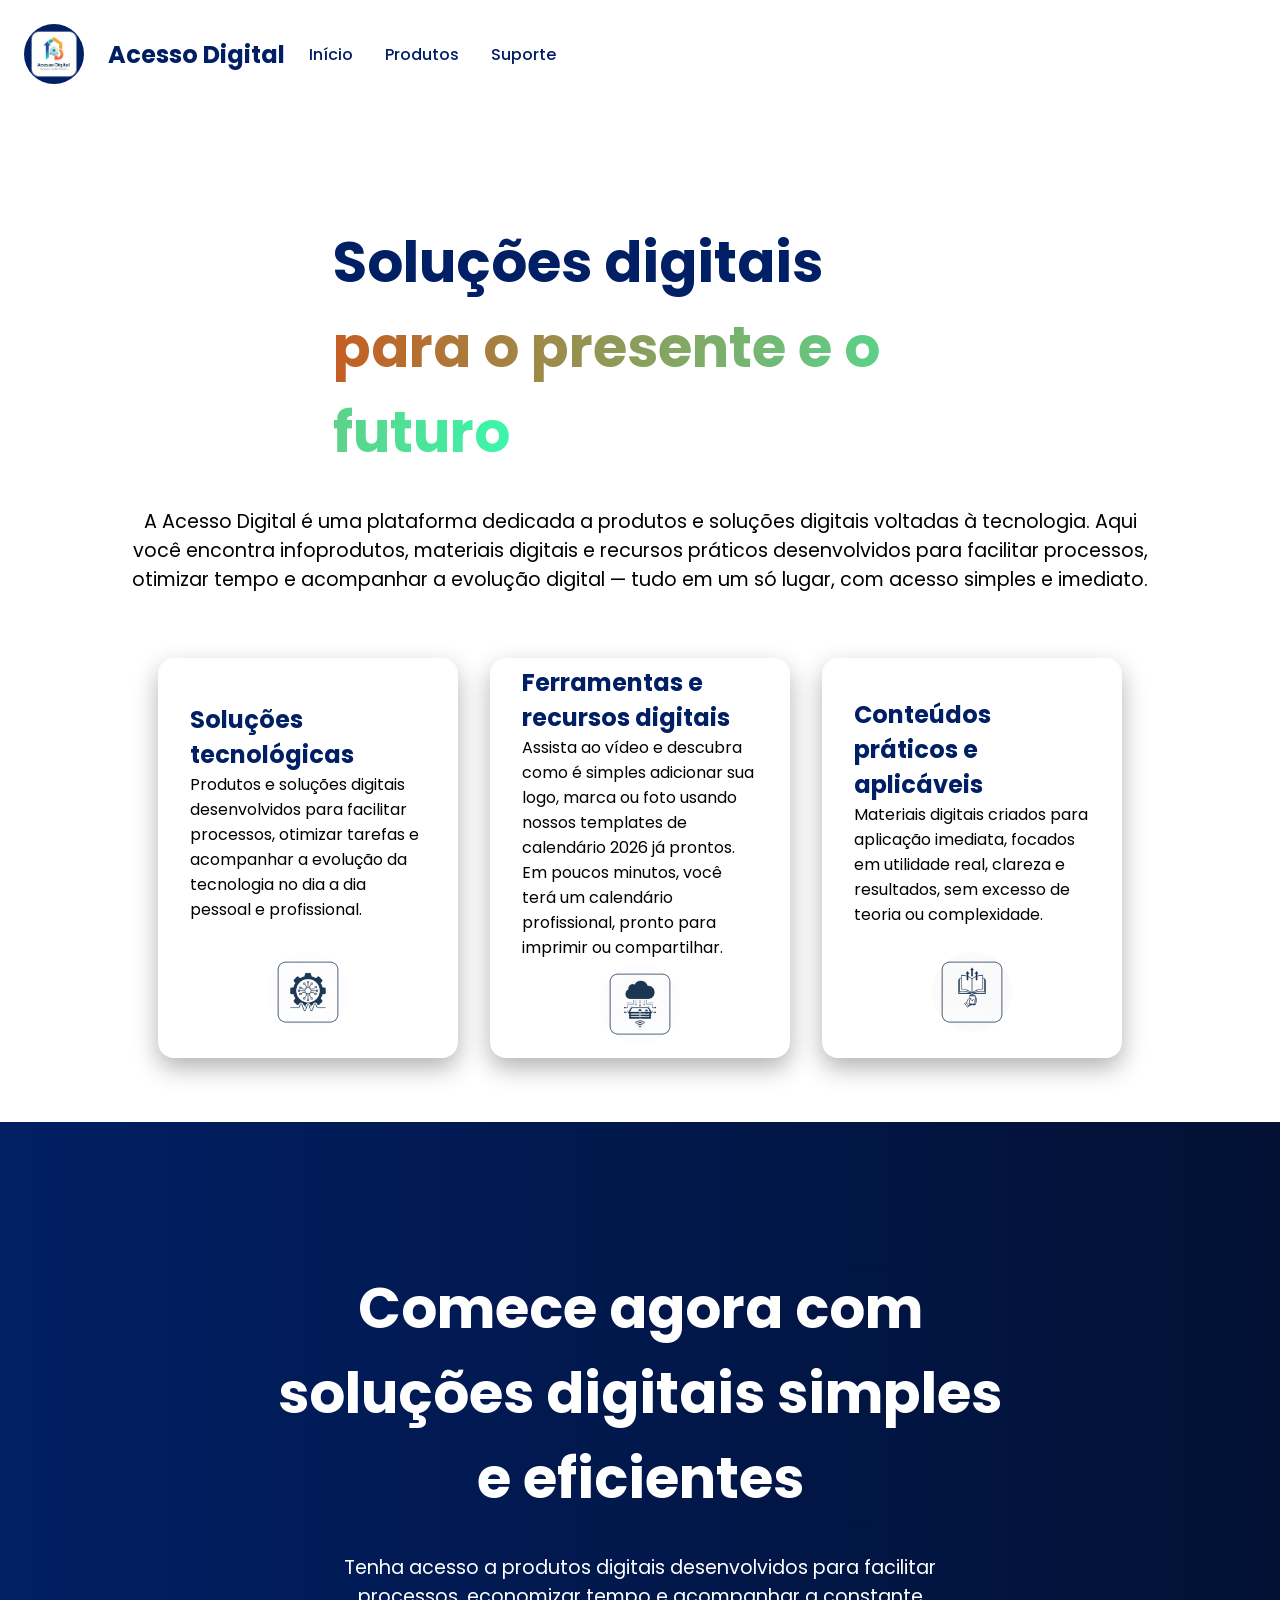
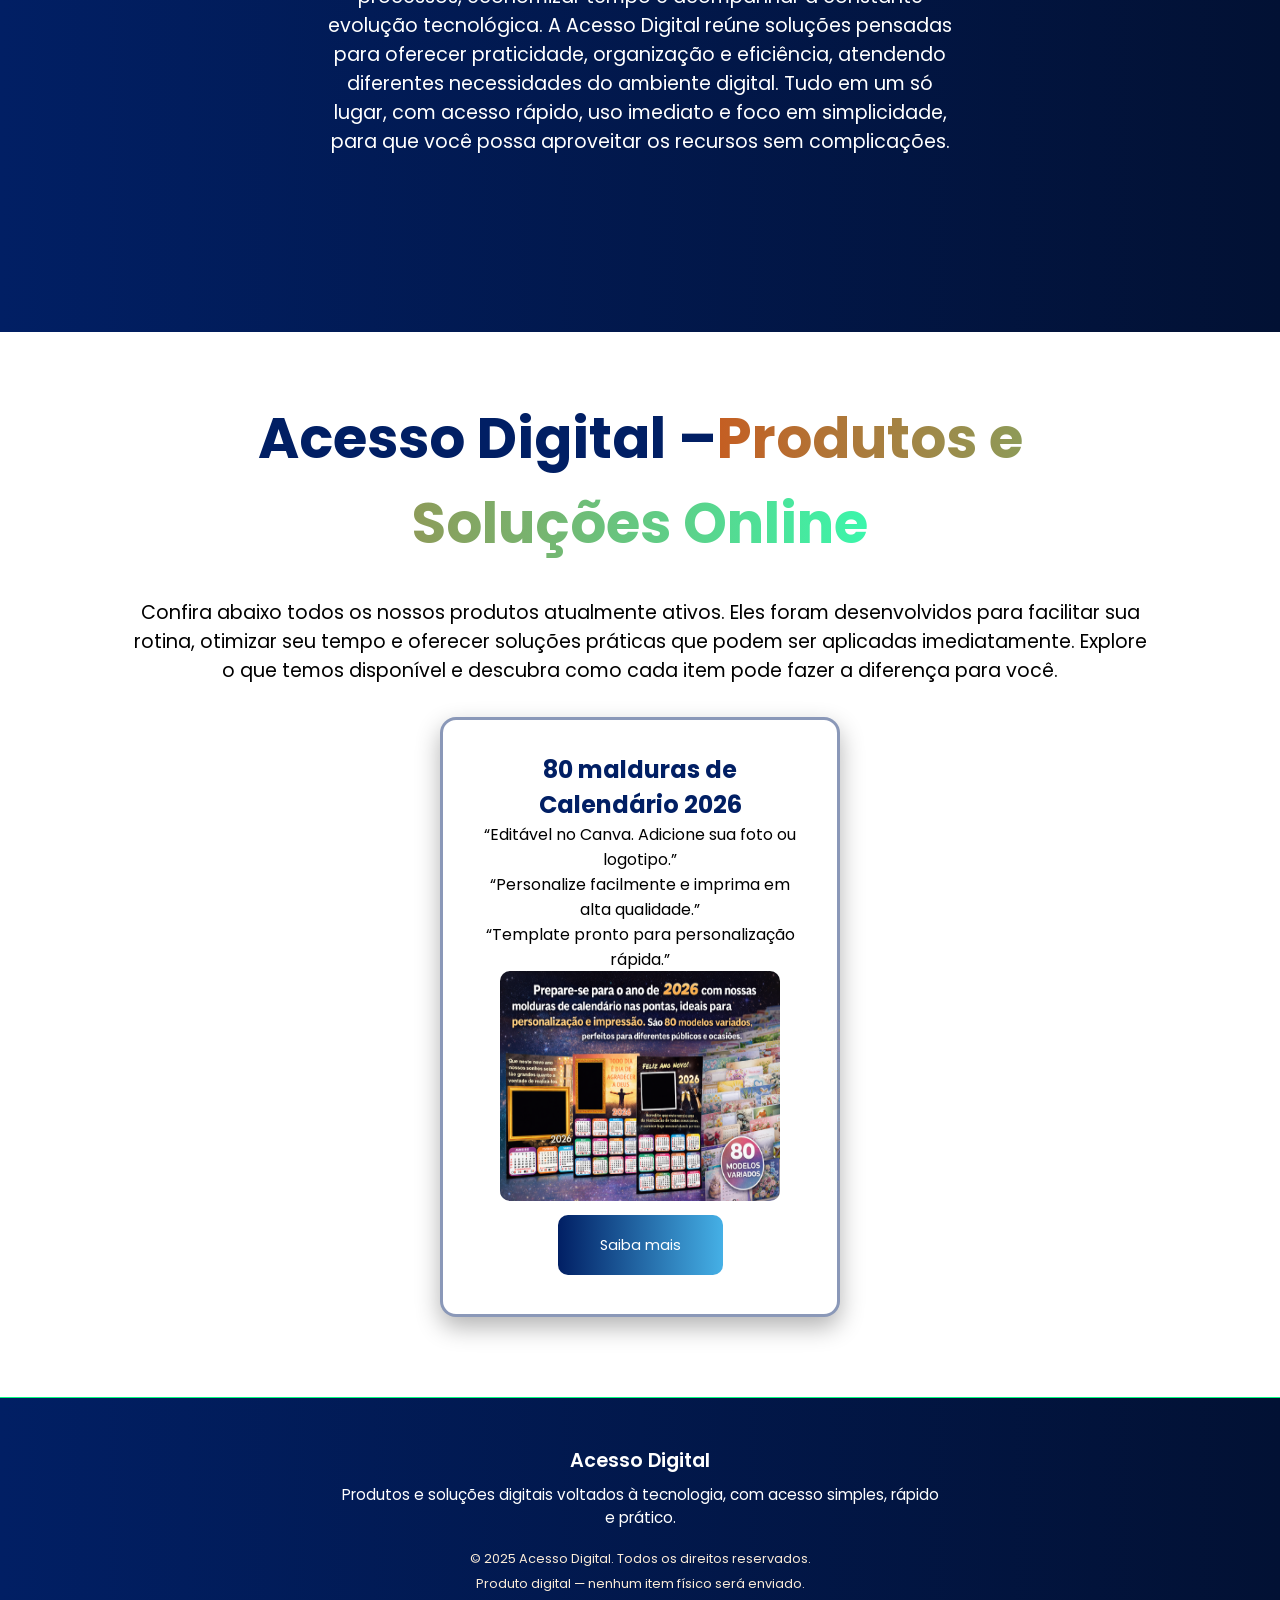
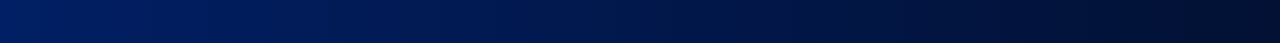
<file: index.html>
<!DOCTYPE html>
<html lang="pt-br">

<head>
    <meta charset="UTF-8">
    <meta name="viewport" content="width=device-width, initial-scale=1.0">

    <link rel="preconnect" href="https://fonts.googleapis.com">
    <link rel="preconnect" href="https://fonts.gstatic.com" crossorigin>
    <link href="https://fonts.googleapis.com/css2?family=Poppins:wght@300;400;500;600;700&display=swap" rel="stylesheet">

     <!-- Favicon -->
    <link rel="icon" href="./assets/imgs/favicon.png" type="image/x-icon">

    <link rel="stylesheet" href="./assets/css/styles.css">

    <title>Acesso Digital</title>
</head>


<body>
    <header>
        <div class="logo-container">
            <img src="./assets/imgs/logo.png" alt="" srcset="">
            <h1 class="title-logo">Acesso Digital</h1>
            <button class="menu-toggle" aria-label="Abrir menu">
                ☰
            </button>
            <nav class="navbar-links">
                <a href="/">Início</a>
                <a href="#produtos">Produtos</a>
                <a href="./suporte.html">Suporte</a>
            </nav>
        </div>
    </header>
    <main>
        <div class="section-1">
            <h1 class="title-section-1">Soluções digitais <span>para o presente e o futuro</span></h1>
            <p>A Acesso Digital é uma plataforma dedicada a produtos e soluções digitais voltadas à tecnologia. Aqui
                você encontra infoprodutos, materiais digitais e recursos práticos desenvolvidos para facilitar
                processos, otimizar tempo e acompanhar a evolução digital — tudo em um só lugar, com acesso simples e
                imediato.</p>
        </div>
        <div class="section-2">
            <div class="card">
                <div class="card-main">
                    <h3>Soluções tecnológicas</h3>
                    <p>Produtos e soluções digitais desenvolvidos para facilitar processos, otimizar tarefas e
                        acompanhar a
                        evolução da tecnologia no dia a dia pessoal e profissional.</p>
                </div>
                <div class="card-footer">
                    <img src="./assets/imgs/icone-1.png" alt="" srcset="">
                </div>
            </div>
            <div class="card">
                <div class="card-main">
                    <h3>Ferramentas e recursos digitais</h3>
                    <p>Assista ao vídeo e descubra como é simples adicionar sua logo, marca ou foto usando nossos
                        templates de calendário 2026 já prontos. Em poucos minutos, você terá um
                        calendário profissional, pronto para imprimir ou compartilhar.
                    </p>
                </div>
                <div class="card-footer">
                    <img src="./assets/imgs/icone-2.png" alt="" srcset="">
                </div>
            </div>
            <div class="card">
                <div class="card-main">
                    <h3>Conteúdos práticos e aplicáveis</h3>
                    <p>Materiais digitais criados para aplicação imediata, focados em utilidade real, clareza e
                        resultados,
                        sem excesso de teoria ou complexidade.</p>
                </div>
                <div class="card-footer">
                    <img src="./assets/imgs/icone-3.png" alt="" srcset="">
                </div>
            </div>
        </div>
        <div class="section-3">
            <h1 class="title-section-3">Comece agora com soluções digitais simples e eficientes</h1>
            <p>Tenha acesso a produtos digitais desenvolvidos para facilitar processos, economizar tempo e acompanhar a
                constante evolução tecnológica. A Acesso Digital reúne soluções pensadas para oferecer praticidade,
                organização e eficiência, atendendo diferentes necessidades do ambiente digital. Tudo em um só lugar,
                com acesso rápido, uso imediato e foco em simplicidade, para que você possa aproveitar os recursos sem
                complicações.</p>
        </div>
        <div class="section-1" id="produtos">
            <h1 class="title-section-4">Acesso Digital –<span>Produtos e Soluções Online</span></h1>
            <p>Confira abaixo todos os nossos produtos atualmente ativos. Eles foram desenvolvidos para facilitar sua
                rotina, otimizar seu tempo e oferecer soluções práticas que podem ser aplicadas imediatamente. Explore o
                que temos disponível e descubra como cada item pode fazer a diferença para você.</p>
            <div class="section-2">
                <div class="card-2">
                    <div class="card-2-main">
                        <h3>80 malduras de Calendário 2026</h3>
                        <p>“Editável no Canva. Adicione sua foto ou logotipo.”</p>
                        <p>“Personalize facilmente e imprima em alta qualidade.”</p>
                        <p>“Template pronto para personalização rápida.”</p>
                    </div>
                    <div class="card-2-footer">
                        <img src="./assets/imgs/produto-1.png" alt="" srcset="">
                        <a href="./calendarios-molduras.html" class="btn-acessar">Saiba mais</a>
                    </div>
                </div>
            </div>
    </main>
    <footer class="footer">
        <div class="footer-content">
            <h3>Acesso Digital</h3>
            <p>
                Produtos e soluções digitais voltados à tecnologia, com acesso simples,
                rápido e prático.
            </p>
            <span>
                © 2025 Acesso Digital. Todos os direitos reservados.<br>
                Produto digital — nenhum item físico será enviado.
            </span>
        </div>
    </footer>

</body>
<script src="./assets/js/script.js"></script>

</html>
</file>
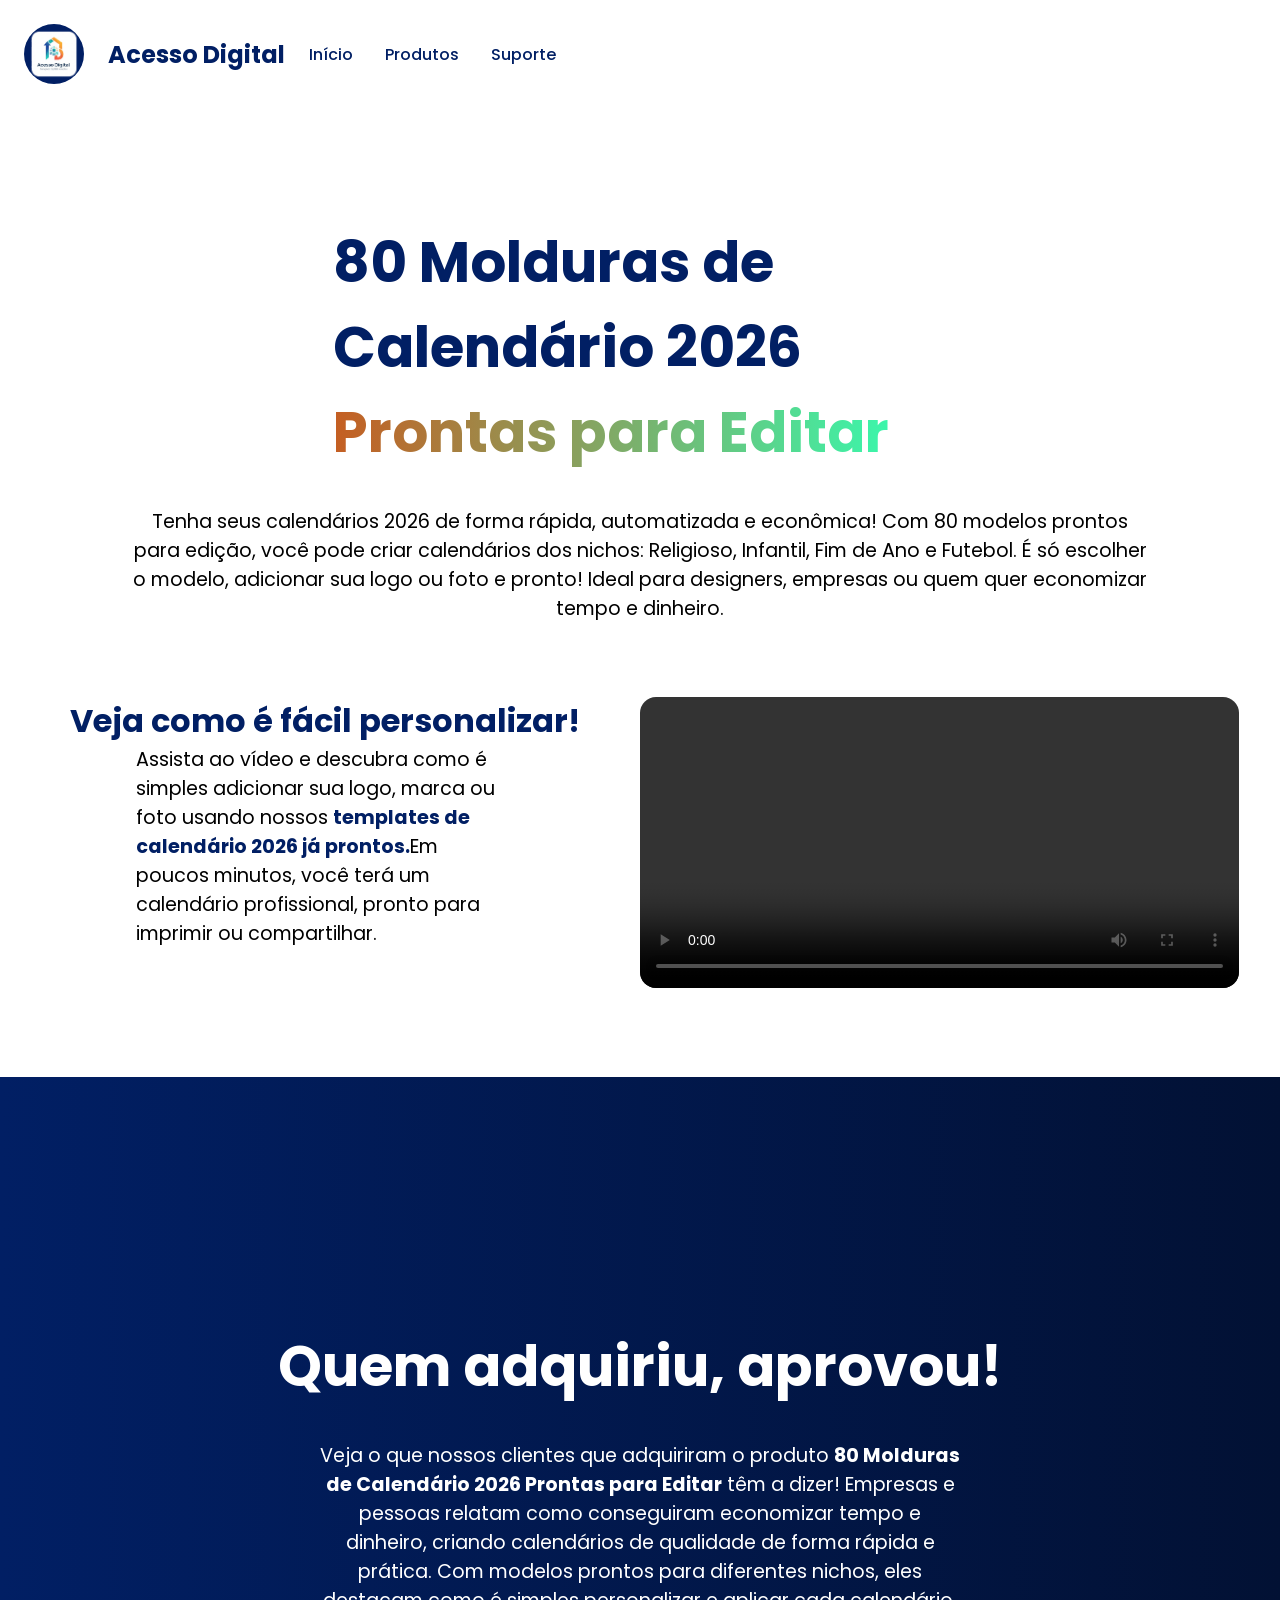
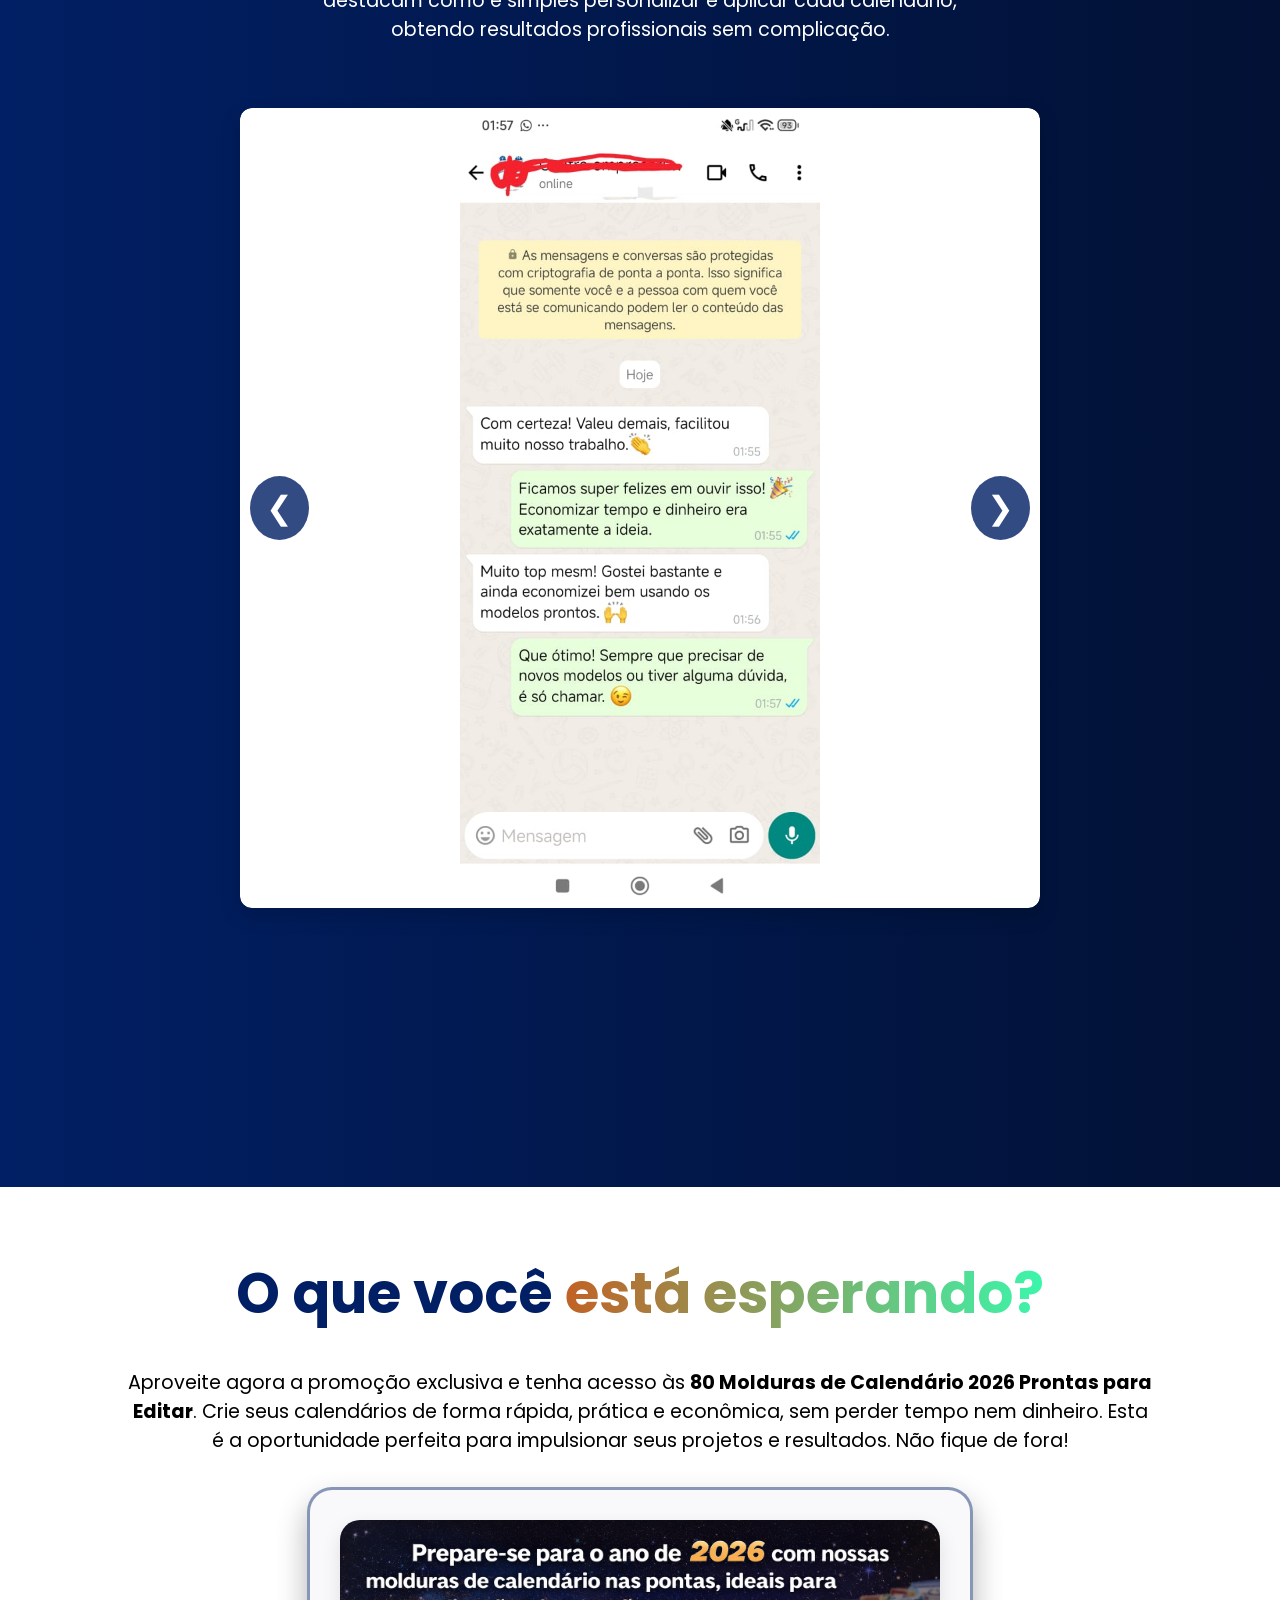
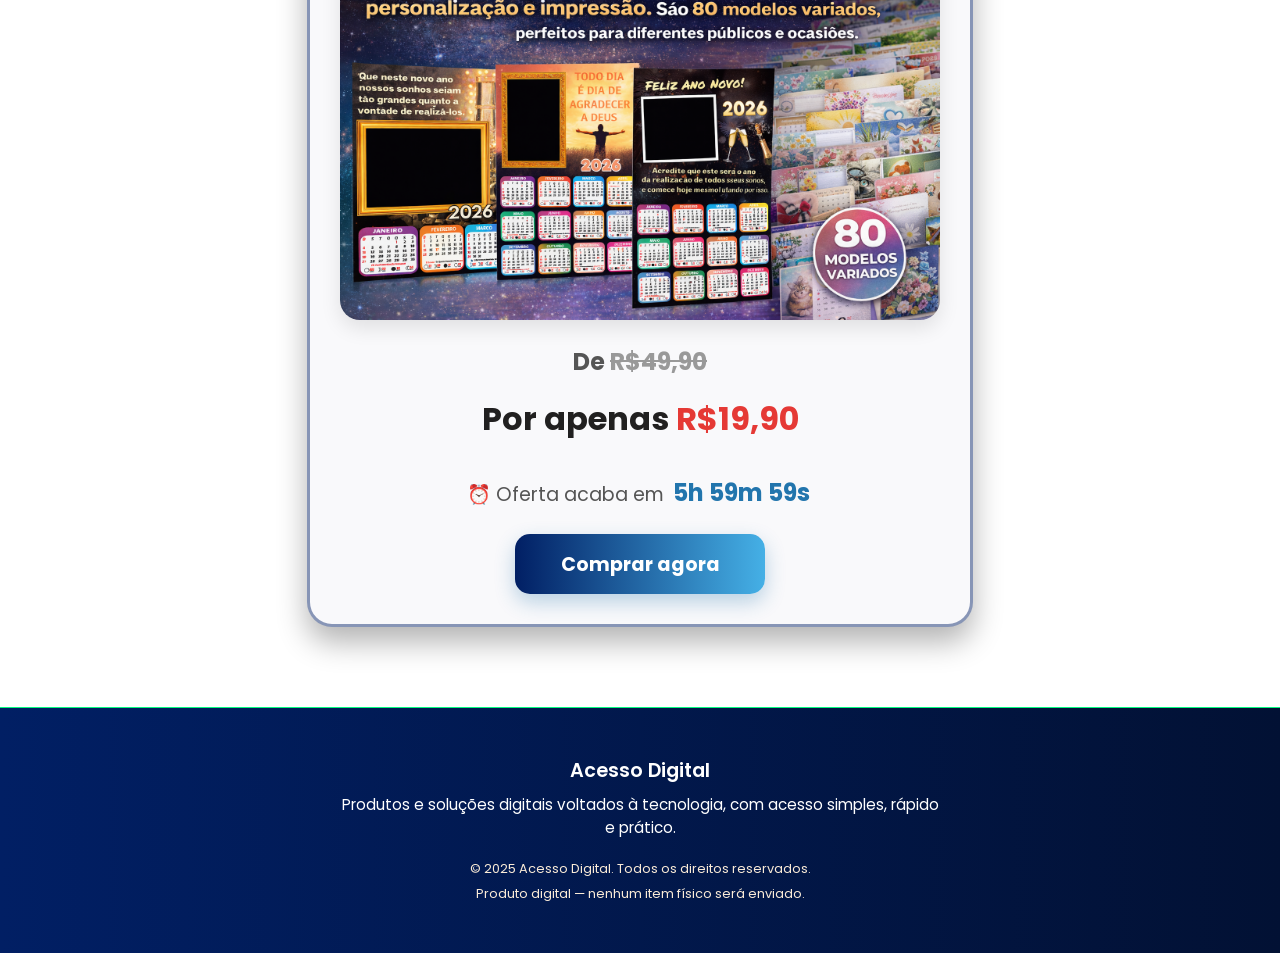
<file: calendarios-molduras.html>
<!DOCTYPE html>
<html lang="pt-br">

<head>
    <meta charset="UTF-8">
    <meta name="viewport" content="width=device-width, initial-scale=1.0">

    <link rel="preconnect" href="https://fonts.googleapis.com">
    <link rel="preconnect" href="https://fonts.gstatic.com" crossorigin>
    <link href="https://fonts.googleapis.com/css2?family=Poppins:wght@300;400;500;600;700&display=swap"
        rel="stylesheet">
    <!-- Favicon -->
    <link rel="icon" href="./assets/imgs/favicon.png" type="image/x-icon">

    <link rel="stylesheet" href="./assets/css/styles.css">
    <link rel="stylesheet" href="./assets/css/produtos.css">
    <title>Acesso Digital-Calendários 2026</title>
</head>

<body>
    <header>
        <div class="logo-container">
            <img src="./assets/imgs/logo.png" alt="" srcset="">
            <h1 class="title-logo">Acesso Digital</h1>
            <button class="menu-toggle" aria-label="Abrir menu">
                ☰
            </button>
            <nav class="navbar-links">
                <a href="./index.html">Início</a>
                <a href="./index.html#produtos">Produtos</a>
                <a href="./suporte.html">Suporte</a>
            </nav>
        </div>
    </header>
    <main>
        <div class="section-1">
            <h1 class="title-section-1">80 Molduras de Calendário 2026<span> Prontas para Editar</span></h1>
            <p>Tenha seus calendários 2026 de forma rápida, automatizada e econômica!
                Com 80 modelos prontos para edição, você pode criar calendários dos nichos: Religioso, Infantil, Fim de
                Ano e Futebol. É só escolher o modelo, adicionar sua logo ou foto e pronto! Ideal para designers,
                empresas ou quem quer economizar tempo e dinheiro.</p>
        </div>
        <div class="produto-video-container">
            <div class="video-text-section">
                <h3 class="title-video">Veja como é fácil personalizar!</h3>
                <p>Assista ao vídeo e descubra como é simples adicionar sua logo, marca ou foto usando nossos
                    <span>templates de calendário 2026 já prontos.</span>Em poucos minutos, você terá um
                    calendário profissional, pronto para imprimir ou compartilhar.
                </p>

            </div>
            <div class="video-section">
                <video id="meuVideo" controls poster="" preload="metadata">
                    <source src="./assets/imgs/propaganda video.mp4" type="video/mp4">
                    Seu navegador não suporta vídeo.
                </video>
            </div>
        </div>
        <div class="section-4">
            <h1 class="title-section-4">Quem adquiriu, aprovou!</h1>
            <p>
                Veja o que nossos clientes que adquiriram o produto <strong>80 Molduras de Calendário 2026 Prontas para
                    Editar</strong> têm a dizer!
                Empresas e pessoas relatam como conseguiram economizar tempo e dinheiro, criando calendários de
                qualidade de forma rápida e prática.
                Com modelos prontos para diferentes nichos, eles destacam como é simples personalizar e aplicar cada
                calendário, obtendo resultados profissionais sem complicação.
            </p>
            <div class="carrocel">
                <div class="carousel-slides">
                    <img src="./assets/imgs/img-1.jpeg" alt="Produto 1" class="active">
                    <img src="./assets/imgs/img-2.jpeg" alt="Produto 2">
                    <img src="./assets/imgs/img-3.jpeg" alt="Produto 3">
                </div>
                <button class="prev">&#10094;</button>
                <button class="next">&#10095;</button>
            </div>
        </div>
        <div class="section-1">
            <h1 class="title-section-5">O que você<span> está esperando?</span></h1>
            <p> Aproveite agora a promoção exclusiva e tenha acesso às <strong>80 Molduras de Calendário 2026 Prontas
                    para Editar</strong>.
                Crie seus calendários de forma rápida, prática e econômica, sem perder tempo nem dinheiro. Esta é a
                oportunidade perfeita
                para impulsionar seus projetos e resultados. Não fique de fora!</p>
            <div class="produto-final">
                <img src="./assets/imgs/produto-1.png" alt="">
                <div class="card-price">
                    <h3 class="preco_ancora">De <span class="cortado">R$49,90</span></h3>
                    <h2 class="preco_final">Por apenas <span class="final">R$19,90</span></h2>
                    <p class="timer_text">⏰ Oferta acaba em <span id="countdown1-mobile"></span></p>
                    <button class="btn_comprar"
                        onclick="window.open('https://pay.kiwify.com.br/m4BMGVF', '_blank')">Comprar agora</button>
                </div>
            </div>
        </div>
    </main>
    <footer class="footer">
        <div class="footer-content">
            <h3>Acesso Digital</h3>
            <p>
                Produtos e soluções digitais voltados à tecnologia, com acesso simples,
                rápido e prático.
            </p>
            <span>
                © 2025 Acesso Digital. Todos os direitos reservados.<br>
                Produto digital — nenhum item físico será enviado.
            </span>
        </div>
    </footer>

</body>
<script src="./assets/js/script.js"></script>

</html>
</file>
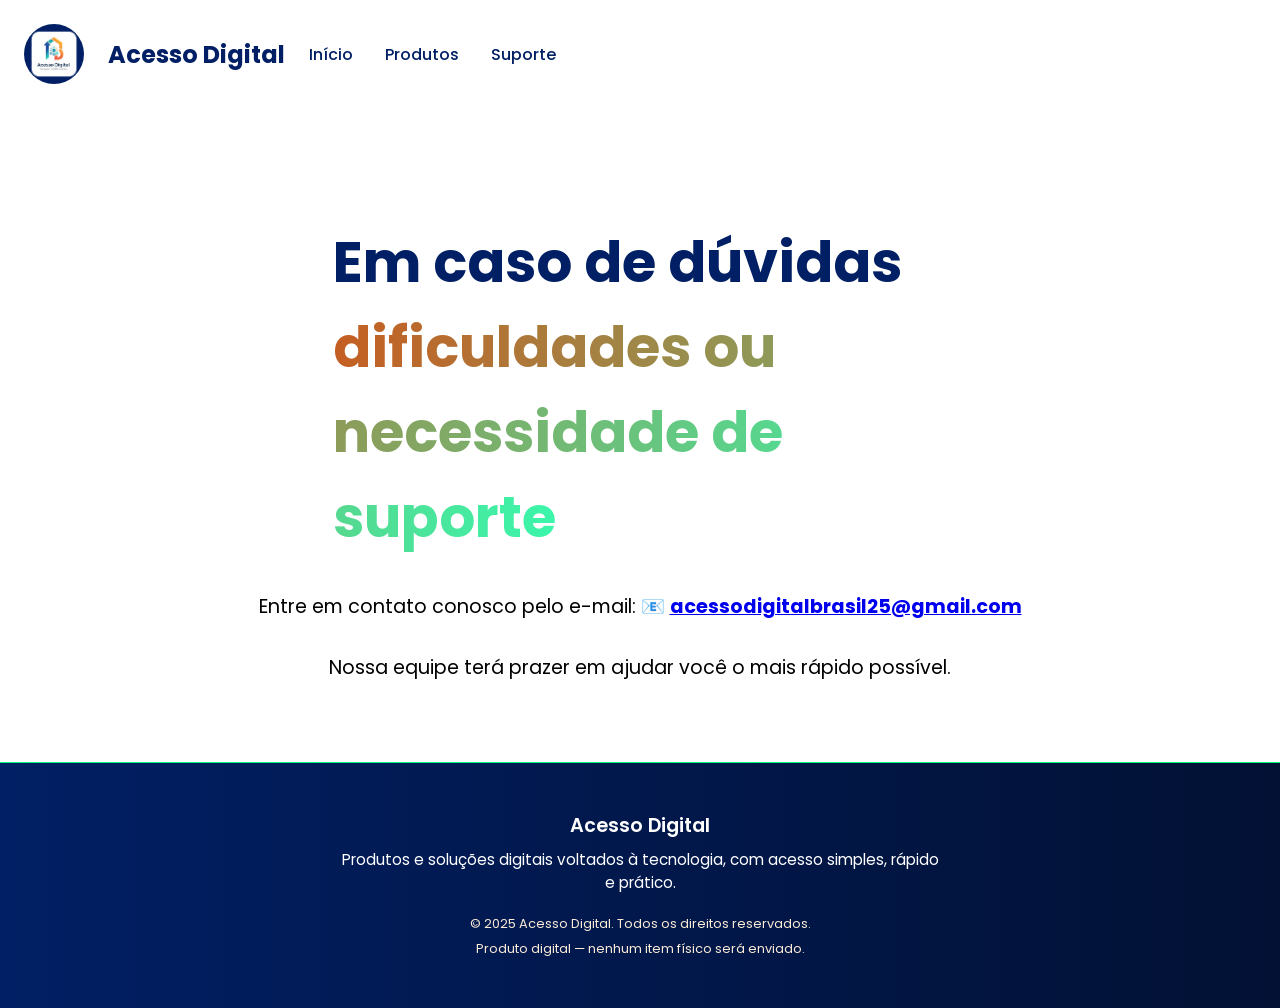
<file: suporte.html>
<!DOCTYPE html>
<html lang="pt-br">

<head>
    <meta charset="UTF-8">
    <meta name="viewport" content="width=device-width, initial-scale=1.0">

    <link rel="preconnect" href="https://fonts.googleapis.com">
    <link rel="preconnect" href="https://fonts.gstatic.com" crossorigin>
    <link href="https://fonts.googleapis.com/css2?family=Poppins:wght@300;400;500;600;700&display=swap"
        rel="stylesheet">
    <!-- Favicon -->
    <link rel="icon" href="./assets/imgs/favicon.png" type="image/x-icon">
    <link rel="stylesheet" href="./assets/css/styles.css">
    <title>Acesso Digital</title>
</head>

<body>
    <header>
        <div class="logo-container">
            <img src="./assets/imgs/logo.png" alt="" srcset="">
            <h1 class="title-logo">Acesso Digital</h1>
            <button class="menu-toggle" aria-label="Abrir menu">
                ☰
            </button>
            <nav class="navbar-links">
                <a href="./index.html">Início</a>
                <a href="./index.html#produtos">Produtos</a>
                <a href="./suporte.html">Suporte</a>
            </nav>
        </div>
    </header>
    <main>
        <div class="section-1">
            <h1 class="title-section-1">Em caso de dúvidas<span> dificuldades ou necessidade de suporte</span></h1>
            <p>
                Entre em contato conosco pelo e-mail:
                📧 <strong><a href="mailto:acessodigitalbrasil25@gmail.com">acessodigitalbrasil25@gmail.com</a></strong>
            </p>
            <p>Nossa equipe terá prazer em ajudar você o mais rápido possível.</p>
        </div>
    </main>
    <footer class="footer">
        <div class="footer-content">
            <h3>Acesso Digital</h3>
            <p>
                Produtos e soluções digitais voltados à tecnologia, com acesso simples,
                rápido e prático.
            </p>
            <span>
                © 2025 Acesso Digital. Todos os direitos reservados.<br>
                Produto digital — nenhum item físico será enviado.
            </span>
        </div>
    </footer>

</body>
<script src="./assets/js/script.js"></script>

</html>
</file>
<file: assets/css/styles.css>
* {
    margin: 0;
    padding: 0;
    box-sizing: border-box;
    font-family: 'Poppins', sans-serif;
}

header {
    width: 100%;
    height: 30%;
    padding: 1.5rem;
    /* background-color: black; */
}

.logo-container {
    display: flex;
    flex-direction: row;
    align-items: center;
    justify-content: left;
    gap: 1.5rem;

}

.logo-container img {
    width: 60px;
    height: 60px;
    border-radius: 50%;
    background-color: #011f64;

}

.title-logo {
    font-size: 1.5rem;
    color: #011f64;
    font-weight: bold;
}

.navbar-links {
    display: flex;
    gap: 2rem;
}

.menu-toggle {
    display: none;
    background: none;
    border: none;
    font-size: 1.8rem;
    cursor: pointer;
    color: #011f64;
}

.navbar-links a {
    text-decoration: none;
    font-size: 1rem;
    font-weight: 500;
    color: #011f64;

    transition: color 0.3s ease;
}

.navbar-links a:hover {
    color: #f6993b;
}


main {
    margin-top: 7rem;
    display: flex;
    flex-direction: column;
    align-items: center;
    justify-content: center;
    gap: 4rem;
}

.section-1 {
    width: 80%;
    display: flex;
    flex-direction: column;
    align-items: center;
    justify-content: center;
    gap: 2rem;
    /* background-color: #3bf6ab; */
}

.section-1 p {
    font-size: 1.2rem;
    text-align: center;
}

.title-section-1 {
    font-size: 3.5rem;
    font-weight: 600;
    color: #011f64;
    width: 60%;
    font-weight: bold;
}

.title-section-1 span {
    background: linear-gradient(90deg, #c55e22, #3bf6ab);
    -webkit-background-clip: text;
    -webkit-text-fill-color: transparent;
    font-weight: 700;
}

.section-2 {
    width: 100%;
    display: flex;
    flex-direction: row;
    align-items: center;
    justify-content: center;
    flex-wrap: wrap;
    gap: 2rem;
    /* background-color: #3bf6ab; */
}

.card {
    display: flex;
    flex-direction: column;
    justify-content: center;
    gap: 1.5rem;
    width: 300px;
    height: 400px;
    padding: 2rem;
    border-radius: 16px;
    background: #ffffff;
    box-shadow: 0 10px 25px rgba(0, 0, 0, 0.30);
    transition: transform 0.3s ease, box-shadow 0.3s ease;
}

.card-main {
    height: 80%;
    display: flex;
    flex-direction: column;
    justify-content: center;
    /* background-color: #f63b7d; */
}

.card-footer {
    height: 20%;
    display: flex;
    flex-direction: row;
    justify-content: space-around;
    align-items: center;
    /* background-color: #3bf6ab; */
}

.card:hover {
    transform: translateY(-6px);
    box-shadow: 0 20px 40px rgba(0, 0, 0, 0.20);
}

.card h3 {
    font-size: 1.5rem;
    color: #011f64;
}

.card p {
    font-size: 1rem;
}

.card img {
    width: 80px;
    height: 80px;
    background-color: #011f6482;
    border-radius: 50%;
}

.card-2 {
    display: flex;
    flex-direction: column;
    justify-content: center;
    border: 3px solid #011f6475;
    width: 400px;
    height: 600px;
    padding: 2rem;
    border-radius: 16px;
    background: #ffffff;
    box-shadow: 0 10px 25px rgba(0, 0, 0, 0.30);
    transition: transform 0.3s ease, box-shadow 0.3s ease;
}

.card-2-main {
    height: 40%;
    display: flex;
    flex-direction: column;
    /* justify-content: center; */
    /* background-color: #f63b7d; */
}

.card-2-footer {
    height: 70%;
    display: flex;
    flex-direction: column;
    justify-content: space-around;
    align-items: center;
    /* background-color: #3bf6ab; */
}

.btn-acessar {
    display: flex;
    align-items: center;
    justify-content: center;
    width: 50%;
    /* ocupa toda a largura do container */
    padding: 1.2rem 0;
    /* altura flexível */
    font-size: 0.9rem;
    /* ajuste da fonte */
    border-radius: 10px;
    background: linear-gradient(90deg, #011f64, #45b0e6);
    text-decoration: none;
    color: #ffffff;
}


.btn-acessar:hover {
    background: linear-gradient(90deg, #45b0e6, #011f64);
    transform: scale(1.08);
    /* 🔹 Cresce levemente no hover */
    box-shadow: 0 8px 18px rgba(34, 117, 173, 0.4);
}

.card-2:hover {
    transform: translateY(-6px);
    box-shadow: 0 20px 40px rgba(0, 0, 0, 0.20);
}

.card-2 h3 {
    font-size: 1.5rem;
    color: #011f64;
    text-align: center;
}

.card-2 p {
    font-size: 1rem;
}

.card-2 img {
    width: 85%;
    height: 230px;
    background-color: #011f6482;
    border-radius: 10px;
}

.section-3 {
    width: 100%;
    height: 90vh;
    display: flex;
    flex-direction: column;
    align-items: center;
    justify-content: center;
    gap: 2rem;
    background: linear-gradient(90deg, #011f64, #021134);
}

.section-3 p {
    font-size: 1.2rem;
    text-align: center;
    color: #ffffff;
    text-align: center;
    width: 50%;
    margin-bottom: 2rem;
}

.title-section-3 {
    font-size: 3.5rem;
    text-align: center;
    font-weight: 600;
    color: #ffffff;
    width: 60%;
    font-weight: bold;
}

.title-section-4 {
    font-size: 3.5rem;
    font-weight: 600;
    color: #011f64;
    width: 100%;
    font-weight: bold;
    text-align: center;
}
.title-section-5 {
    font-size: 3.5rem;
    font-weight: 600;
    color: #011f64;
    width: 100%;
    font-weight: bold;
    text-align: center;
}

.title-section-4 span {
    background: linear-gradient(90deg, #c55e22, #3bf6ab);
    -webkit-background-clip: text;
    -webkit-text-fill-color: transparent;
    font-weight: 700;
}
.title-section-5 span {
    background: linear-gradient(90deg, #c55e22, #3bf6ab);
    -webkit-background-clip: text;
    -webkit-text-fill-color: transparent;
    font-weight: 700;
}

.footer {
    border-top: 1px solid #02f97e;
    margin-top: 5rem;
    background: linear-gradient(90deg, #011f64, #021134);
    color: #ffffff;
    padding: 3rem 1.5rem;
    text-align: center;
}

.footer h3 {
    font-size: 1.2rem;
    font-weight: 600;
    margin-bottom: 0.5rem;
}

.footer p {
    font-size: 0.95rem;
    max-width: 600px;
    margin: 0 auto 1rem;
    color: #ffffff;
}

.footer span {
    font-size: 0.8rem;
    color: antiquewhite;
}

@media screen and (max-width: 768px) {
    .logo-container {
        flex-direction: row;
        justify-content: space-evenly;
    }

    main {
        margin-top: 5rem;
    }

    .menu-toggle {
        display: block;
    }

    .navbar-links {
        display: none;
        position: absolute;
        top: 80px;
        right: 20px;
        background: #ffffff;
        flex-direction: column;
        gap: 1rem;
        padding: 1.5rem;
        border-radius: 12px;
        box-shadow: 0 10px 25px rgba(0, 0, 0, 0.15);
    }

    .navbar-links.active {
        display: flex;
    }

    .section-1 p {
        font-size: 0.95rem;
    }

    .title-section-1 {
        font-size: 1.8rem;
        width: 100%;
        text-align: center;
    }

    .card {
        width: 250px;
        height: auto;
    }

    .card h3 {
        font-size: 1rem;
        width: 100%;
        color: #011f64;
    }

    .card p {
        font-size: 0.80rem;
    }

    .card img {
        width: 80px;
        height: 80px;
        background-color: #011f6482;
        border-radius: 50%;
    }

    .card-footer {
        flex-direction: column;
        /* background-color: #011f64; */
    }

    .card-2 {
        width: 100%;
        height: 500px;
    }

    .card-2 h3 {
        font-size: 1rem;
        width: 100%;
        color: #011f64;
    }

    .card-2 p {
        font-size: 0.80rem;
    }

    .card-2 img {
        width: 85%;
        height: 180px;
        background-color: #011f6482;
        border-radius: 10px;
    }

    .card-2-footer {
        flex-direction: column;
        gap: 1rem;
        /* background-color: #011f64; */
    }

    .btn-acessar {
        font-size: 0.9rem;
        width: 70%;
    }

    .section-3 {

        height: auto;
        padding: 15px;
    }

    .section-3 p {
        font-size: 0.95rem;
        width: 95%;
    }

    .title-section-3 {
        font-size: 1.8rem;
        width: 100%;
    }

    .title-section-4 {
        font-size: 1.8rem;
        width: 100%;
    }
    .section-3 p {
        font-size: 0.95rem;
        width: 95%;
    }

     .title-section-5 {
        font-size: 1.8rem;
        width: 100%;
    }

    .footer h3 {
        font-size: 1rem;
    }

    .footer p {
        font-size: 0.80rem;
    }

    .footer span {
        font-size: 0.6rem;
    }
}
</file>
<file: assets/css/produtos.css>
.produto-video-container {
    width: 100%;
    display: flex;
    padding: 10px;
}

.video-text-section {
    display: flex;
    flex-direction: column;
    align-items: center;
    width: 50%;
    /* background-color: brown; */
}

.video-text-section p {
    /* text-align: center; */
    width: 60%;
    font-size: 1.2rem;
    /* font-weight: 200; */
}

.video-text-section p span {

    width: 100%;
    font-size: 1.2rem;
    color: #011f64;
    font-weight: bold;
}

.title-video {
    font-size: 2rem;
    font-weight: bolder;
    color: #011f64;
}

.video-section {
    width: 50%;
}

.video-section video {
    width: 95%;
    height: 95%;
    object-fit: cover;
    border-radius: 16px;
}

.section-4 {
    width: 100%;
    height: 190vh;
    display: flex;
    flex-direction: column;
    align-items: center;
    justify-content: center;
    gap: 2rem;
    background: linear-gradient(90deg, #011f64, #021134);
}

.section-4 p {
    font-size: 1.2rem;
    text-align: center;
    color: #ffffff;
    text-align: center;
    width: 50%;
}

.title-section-4 {
    font-size: 3.5rem;
    text-align: center;
    font-weight: 600;
    color: #ffffff;
    width: 60%;
    font-weight: bold;
}

.carrocel {
    position: relative;
    width: 100%;
    max-width: 800px;
    margin: 2rem auto;
    overflow: hidden;
    border-radius: 12px;
    box-shadow: 0 8px 20px rgba(0, 0, 0, 0.15);
}

.carousel-slides {
    width: 100%;
    height: 800px;
    /* altura do carrossel */
    display: flex;
    justify-content: center;
    /* centraliza horizontal */
    align-items: center;
    /* centraliza vertical */
    overflow: hidden;
    border-radius: 12px;
    background-color: #ffffff;
}

.carousel-slides img {
    max-width: 100%;
    max-height: 100%;
    display: block;
    /* necessário para centralizar */
    object-fit: contain;
    /* mantém proporção e não corta */
    border-radius: 12px;
    display: none;
    /* para o carrossel automático */
    transition: opacity 1s ease-in-out;
}


.carousel-slides img.active {
    display: block;
    opacity: 1;
}

.carrocel button {
    position: absolute;
    top: 50%;
    transform: translateY(-50%);
    background: rgba(1, 31, 100, 0.8);
    border: none;
    color: #fff;
    font-size: 2rem;
    padding: 0.5rem 1rem;
    cursor: pointer;
    border-radius: 50%;
    z-index: 10;
}

.carrocel .prev {
    left: 10px;
}

.carrocel .next {
    right: 10px;
}

.carrocel button:hover {
    background: rgba(1, 31, 100, 1);
}

.produto-final {
    border: 3px solid #011f6475;
    display: flex;
    flex-direction: column;
    align-items: center;
    justify-content: flex-start;
    gap: 1.5rem;
    background: #f9f9fb;
    /* fundo mais clean */
    border-radius: 25px;
    padding: 30px;
    box-shadow: 0 15px 30px rgba(0, 0, 0, 0.30);
    /* sombra mais sofisticada */
    transition: transform 0.3s ease, box-shadow 0.3s ease;
}

.produto-final:hover {
    transform: translateY(-5px);
    box-shadow: 0 25px 40px rgba(0, 0, 0, 0.20);
}

.produto-final img {
    width: 100%;
    max-width: 600px;
    height: auto;
    /* mantém proporção da imagem */
    border-radius: 20px;
    object-fit: cover;
    box-shadow: 0 8px 20px rgba(0, 0, 0, 0.1);
}

.card-price {
    width: 100%;
    display: flex;
    flex-direction: column;
    align-items: center;
    gap: 0.5rem;
}

.preco_ancora {
    font-size: 1.5rem;
    color: #555;
}

.preco_ancora .cortado {
    text-decoration: line-through;
    color: #999;
}

.preco_final {
    font-size: 2rem;
    color: #212020;
    margin: 0.5rem 0;
}

.preco_final .final {
    color: #e53935;
    /* vermelho chamativo para preço final */
}

.btn_comprar {
    margin-top: 1rem;
    background: linear-gradient(90deg, #011f64, #45b0e6);
    color: #fff;
    width: 50%;
    max-width: 250px;
    height: 60px;
    font-size: 1.2rem;
    font-weight: 700;
    border: none;
    border-radius: 15px;
    cursor: pointer;
    transition: all 0.3s ease;
    box-shadow: 0 8px 20px rgba(34, 117, 173, 0.3);
}

.btn_comprar:hover {
    background: linear-gradient(90deg, #45b0e6, #011f64);
    transform: scale(1.05);
    box-shadow: 0 12px 25px rgba(34, 117, 173, 0.4);
}

.timer_text {
    font-size: 1.2rem;
    color: #555;
    text-align: center;
    margin-top: 1rem;
}


#countdown1-mobile {
    font-size: 1.5rem;
    color: #2275ad;
    font-weight: 700;
    margin: 0 0.2rem;
}


/* Responsivo */
@media (max-width: 768px) {
    .carrocel {
        max-width: 100%;
    }

    .produto-video-container {
        flex-direction: column;
        width: 100%;
        /* background-color: #45b0e6; */
        align-items: center;
        /* padding: 20px; */
    }

    .video-text-section {
        width: 100%;
        text-align: center;
    }

    .video-text-section p {
        margin-top: 1rem;
        font-size: 0.90rem;
        width: 95%;
    }

    .title-video {
        font-size: 1.4rem;
    }

    .video-section {
        margin-top: 2rem;
        width: 100%;
        display: flex;
        justify-content: center;
        align-items: center;
    }

    .video-section video {
        width: 100%;
        height: 100%;
    }

    .section-4 {
        height: auto;
        padding: 10px;
    }

    .title-section-4 {
        font-size: 1.8rem;
        width: 100%;
    }

    .section-4 p {
        font-size: 1rem;
        width: 90%;
    }

    .carrocel {
        position: relative;
        width: 90%;
        max-width: 400px;
    }

    .carousel-slides {
        width: 100%;
        height: 400px;
    }

    .carousel-slides img {
        max-width: 100%;
        max-height: 100%;
    }

    .produto-final {
        width: 100%;
        padding: 20px;
    }

    .card-price {
        /* background-color: #212020; */
        display: flex;
        flex-direction: column;
        justify-content: center;
        align-items: center;
    }

    .preco_ancora {
        font-size: 1.2rem;
    }

    .preco_final {
        font-size: 1.4rem;
    }

    #countdown1-mobile {
        font-size: 0.90rem;
    }

    .btn_comprar {
        width: 100%;
        font-size: 1rem;
    }
}
</file>
